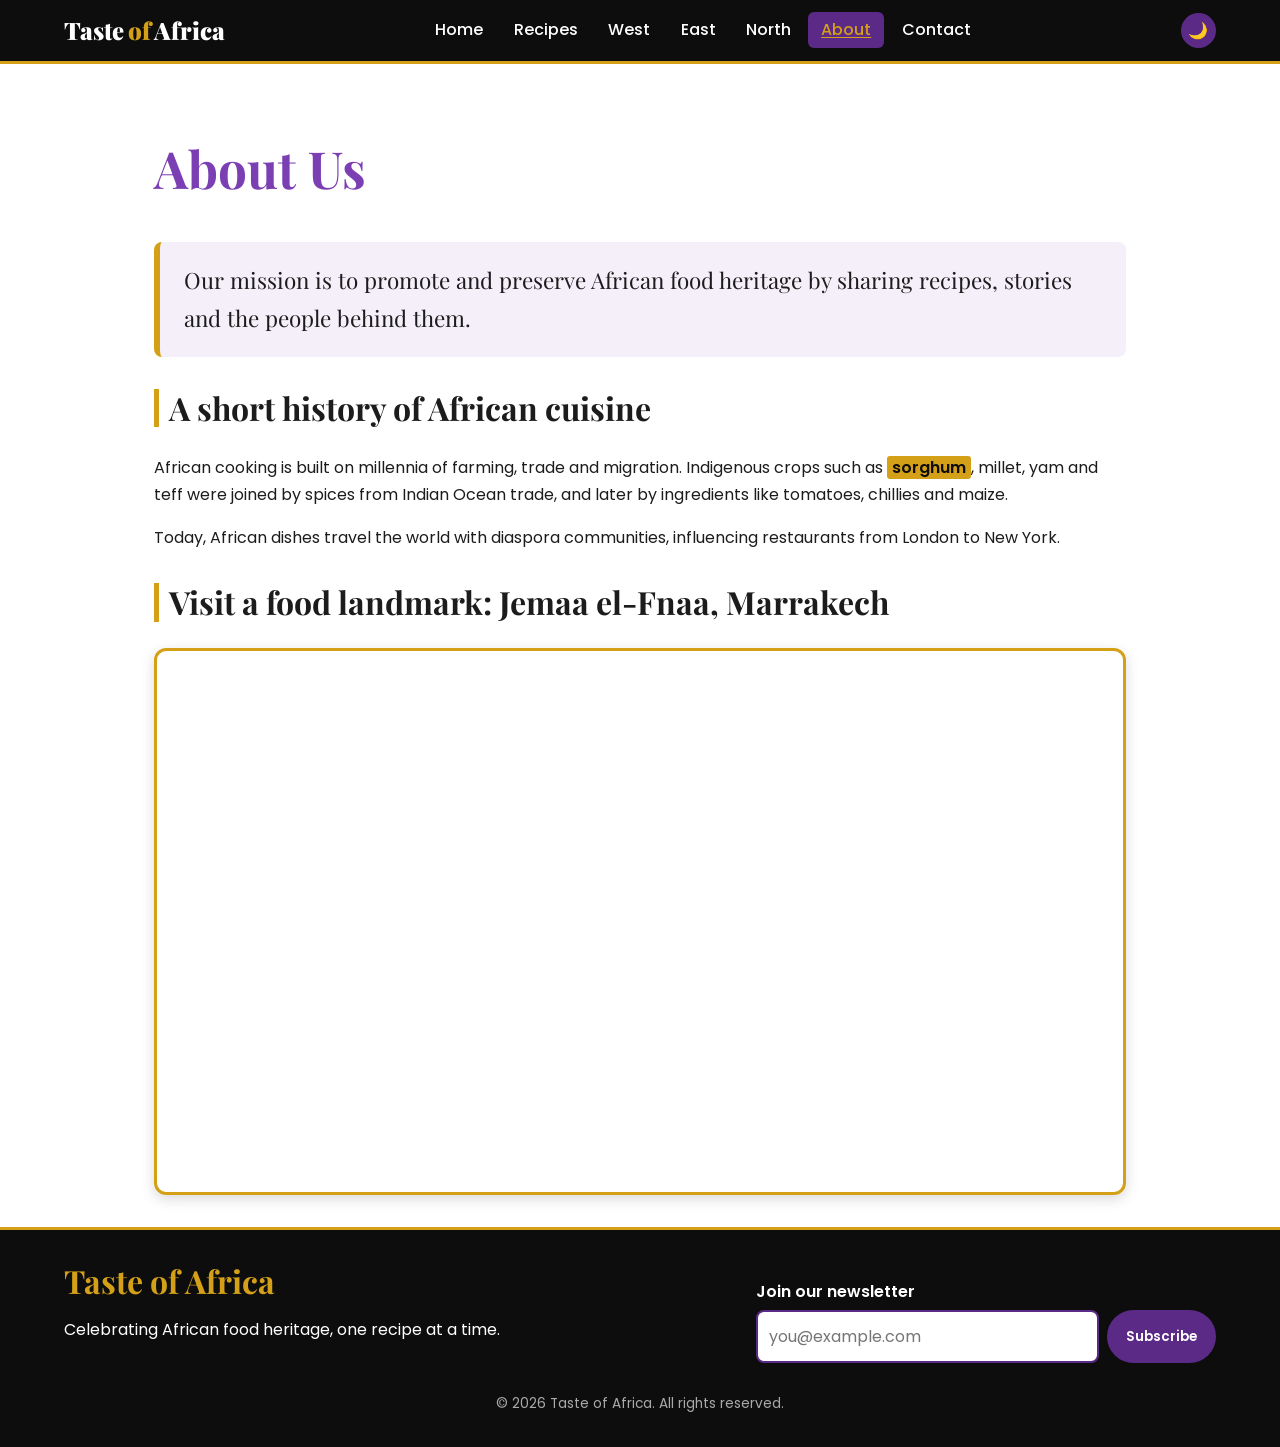
<file: about.html>
<!DOCTYPE html>
<html lang="en">
<head>
<meta charset="UTF-8">
<meta name="viewport" content="width=device-width, initial-scale=1">
<meta name="description" content="Taste of Africa: a celebration of African cuisine.">
<title>About Us | Taste of Africa</title>
<link rel="preconnect" href="https://fonts.googleapis.com">
<link href="https://fonts.googleapis.com/css2?family=Playfair+Display:wght@700;900&family=Poppins:wght@400;500;600&display=swap" rel="stylesheet">
<link rel="stylesheet" href="styles.css">
</head>
<body>
<header class="site-header">
  <a class="logo" href="index.html">Taste<span>of</span>Africa</a>
  <nav aria-label="Main navigation"><ul><li><a href="index.html">Home</a></li><li><a href="recipes.html">Recipes</a></li><li><a href="west-africa.html">West</a></li><li><a href="east-africa.html">East</a></li><li><a href="north-africa.html">North</a></li><li><a href="about.html" aria-current="page">About</a></li><li><a href="contact.html">Contact</a></li></ul></nav>
  <button id="themeToggle" class="icon-btn" aria-label="Toggle dark and light mode">🌙</button>
</header>
<main>
<section class="wrap"><h1>About Us</h1>
<blockquote class="mission">Our mission is to promote and preserve African food heritage by sharing recipes, stories and the people behind them.</blockquote>
<h2>A short history of African cuisine</h2>
<p>African cooking is built on millennia of farming, trade and migration. Indigenous crops such as <mark>sorghum</mark>, millet, yam and teff were joined by spices from Indian Ocean trade, and later by ingredients like tomatoes, chillies and maize.</p>
<p>Today, African dishes travel the world with diaspora communities, influencing restaurants from London to New York.</p>
<h2>Visit a food landmark: Jemaa el-Fnaa, Marrakech</h2><div class="video map"><iframe src="https://www.google.com/maps?q=Jemaa+el-Fnaa,+Marrakech&output=embed" title="Map of Jemaa el-Fnaa food market" loading="lazy"></iframe></div></section>
</main>
<footer class="site-footer">
  <div>
    <h2>Taste of Africa</h2>
    <p>Celebrating African food heritage, one recipe at a time.</p>
  </div>
  <form id="newsletterForm" novalidate>
    <label for="nlEmail">Join our newsletter</label>
    <div class="row"><input type="email" id="nlEmail" placeholder="you@example.com" required><button class="btn" type="submit">Subscribe</button></div>
    <p id="nlMsg" role="status"></p>
  </form>
  <p class="copy">© 2026 Taste of Africa. All rights reserved.</p>
</footer>
<script src="script.js"></script>
</body>
</html>
</file>
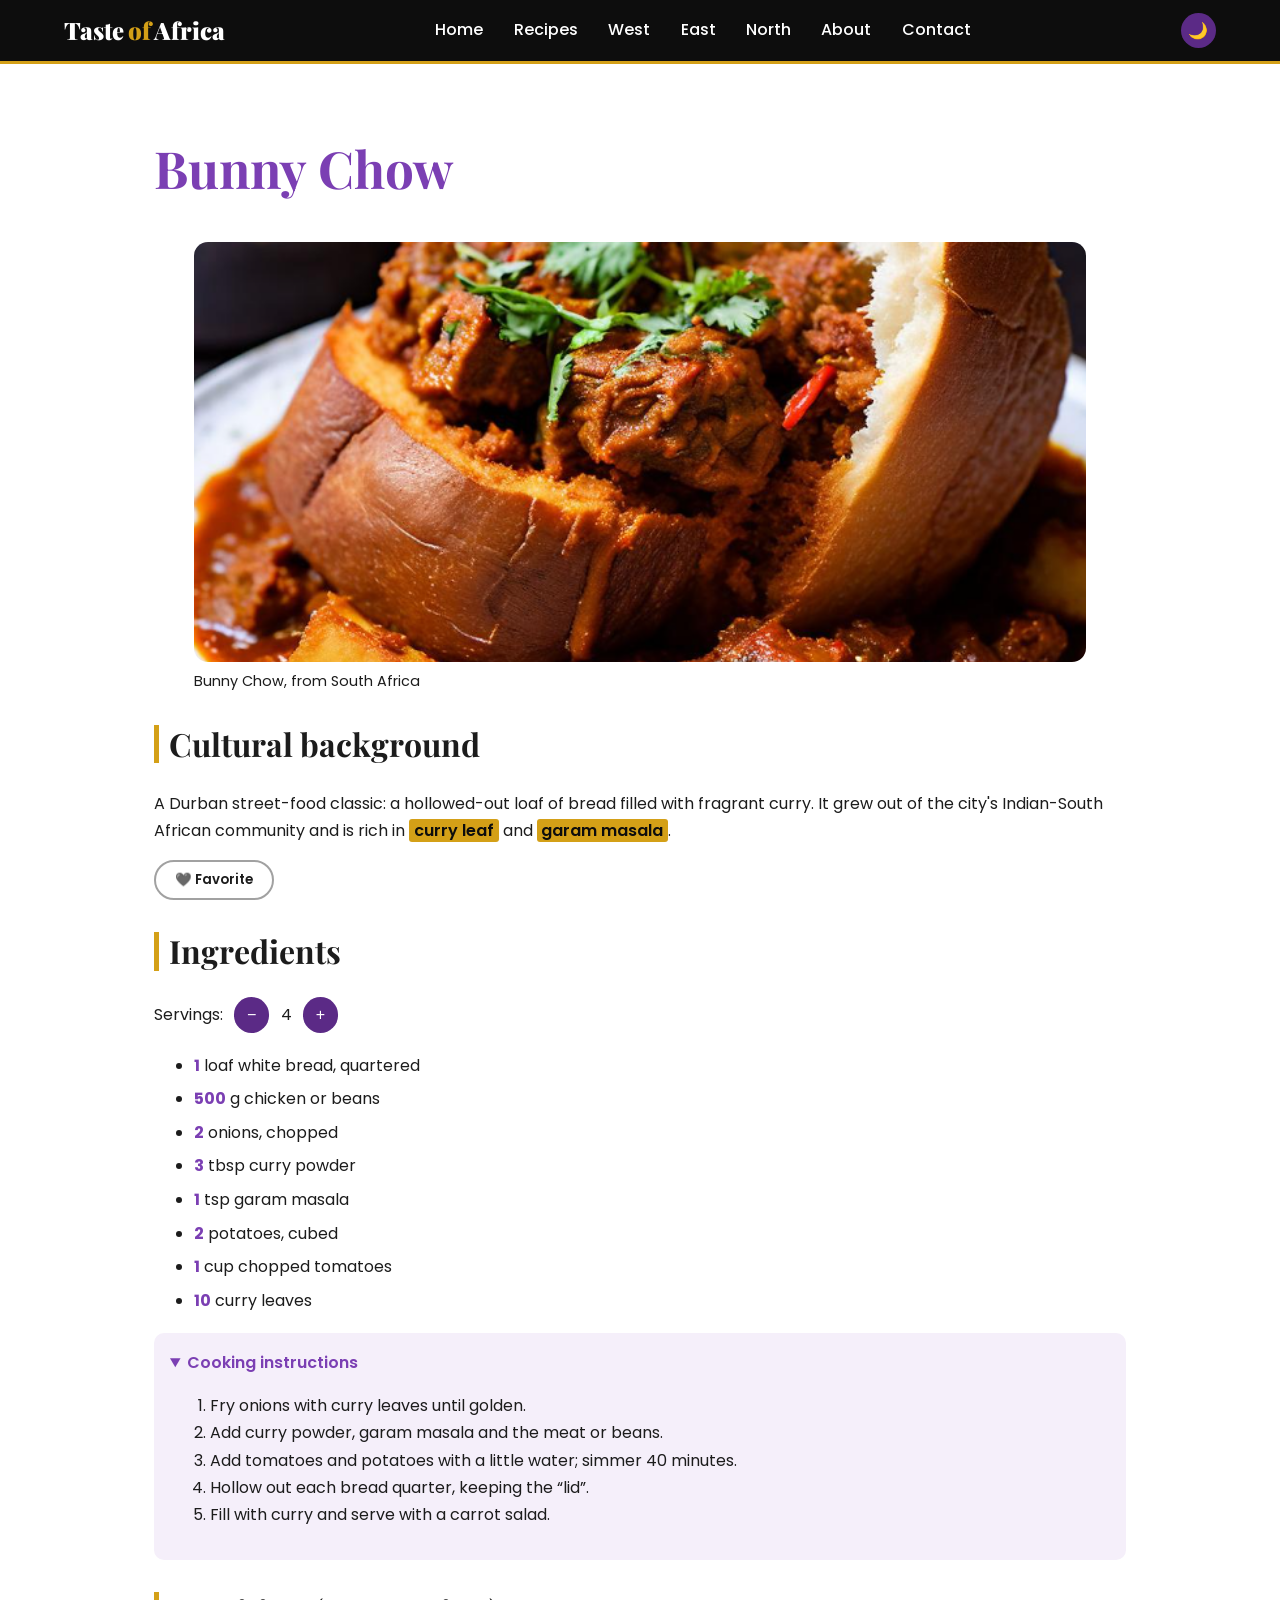
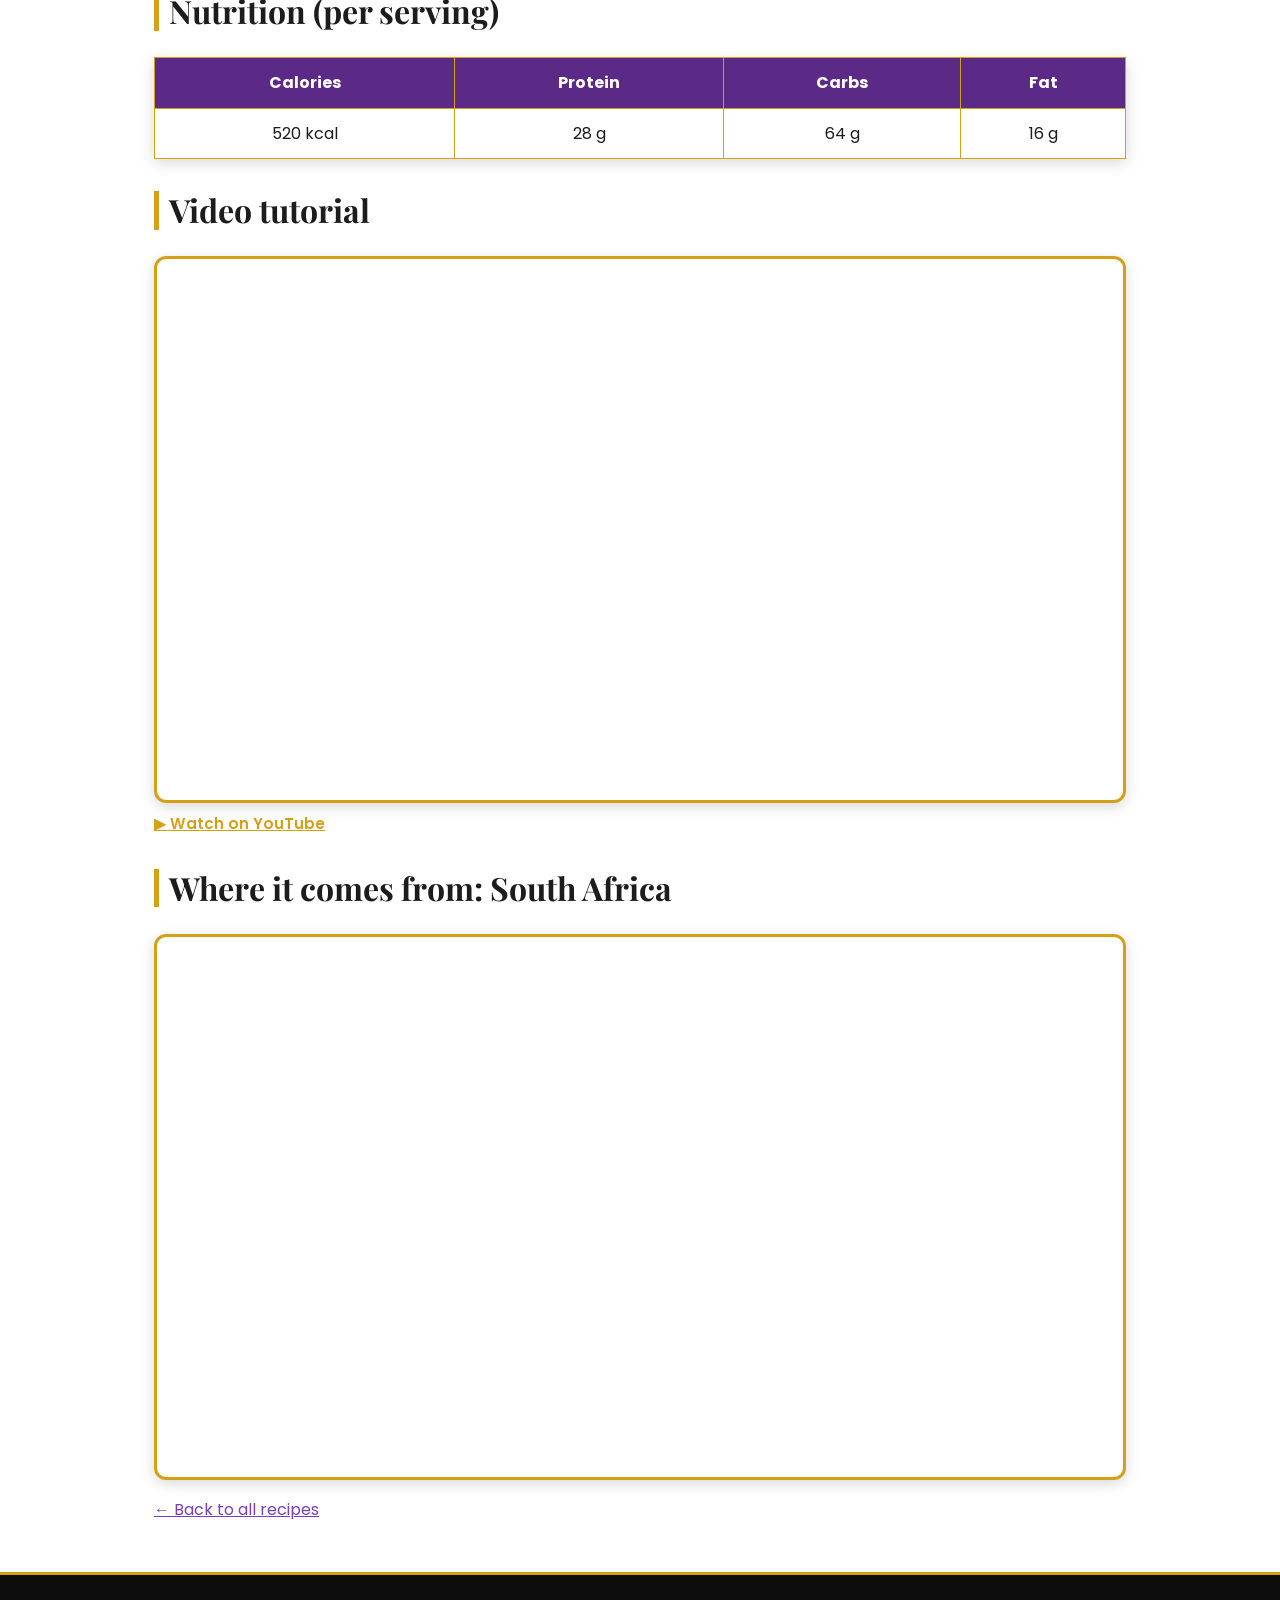
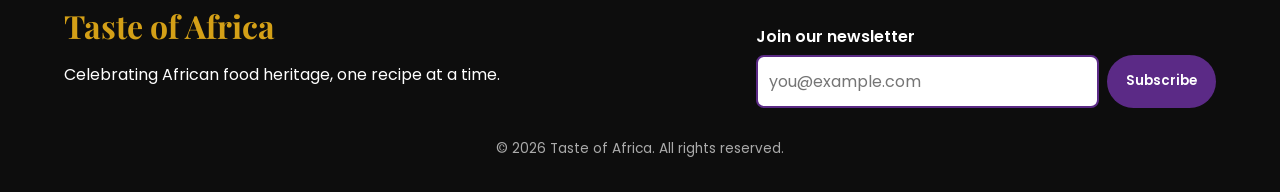
<file: bunny-chow.html>
<!DOCTYPE html>
<html lang="en">
<head>
<meta charset="UTF-8">
<meta name="viewport" content="width=device-width, initial-scale=1">
<meta name="description" content="Taste of Africa: a celebration of African cuisine.">
<title>Bunny Chow | Taste of Africa</title>
<link rel="preconnect" href="https://fonts.googleapis.com">
<link href="https://fonts.googleapis.com/css2?family=Playfair+Display:wght@700;900&family=Poppins:wght@400;500;600&display=swap" rel="stylesheet">
<link rel="stylesheet" href="styles.css">
</head>
<body>
<header class="site-header">
  <a class="logo" href="index.html">Taste<span>of</span>Africa</a>
  <nav aria-label="Main navigation"><ul><li><a href="index.html">Home</a></li><li><a href="recipes.html">Recipes</a></li><li><a href="west-africa.html">West</a></li><li><a href="east-africa.html">East</a></li><li><a href="north-africa.html">North</a></li><li><a href="about.html">About</a></li><li><a href="contact.html">Contact</a></li></ul></nav>
  <button id="themeToggle" class="icon-btn" aria-label="Toggle dark and light mode">🌙</button>
</header>
<main>
<article class="wrap recipe" data-id="bunny-chow">
<h1>Bunny Chow</h1>
<figure><img src="images/bunny-chow.jpg.png" alt="Bunny Chow served on a plate"><figcaption>Bunny Chow, from South Africa</figcaption></figure>
<section><h2>Cultural background</h2><p>A Durban street-food classic: a hollowed-out loaf of bread filled with fragrant curry. It grew out of the city's Indian-South African community and is rich in <mark>curry leaf</mark> and <mark>garam masala</mark>.</p><button class="fav" data-id="bunny-chow" aria-pressed="false">❤️ Favorite</button></section>
<section><h2>Ingredients</h2>
<div class="scaler"><label for="servings">Servings:</label><button class="icon-btn" id="minus" aria-label="Fewer servings">−</button><output id="servings" data-base="4">4</output><button class="icon-btn" id="plus" aria-label="More servings">+</button></div>
<ul class="ingredients"><li data-qty="1"><span class="q">1</span> loaf white bread, quartered</li><li data-qty="500"><span class="q">500</span> g chicken or beans</li><li data-qty="2"><span class="q">2</span> onions, chopped</li><li data-qty="3"><span class="q">3</span> tbsp curry powder</li><li data-qty="1"><span class="q">1</span> tsp garam masala</li><li data-qty="2"><span class="q">2</span> potatoes, cubed</li><li data-qty="1"><span class="q">1</span> cup chopped tomatoes</li><li data-qty="10"><span class="q">10</span> curry leaves</li></ul></section>
<section><details open><summary>Cooking instructions</summary><ol><li>Fry onions with curry leaves until golden.</li><li>Add curry powder, garam masala and the meat or beans.</li><li>Add tomatoes and potatoes with a little water; simmer 40 minutes.</li><li>Hollow out each bread quarter, keeping the “lid”.</li><li>Fill with curry and serve with a carrot salad.</li></ol></details></section>
<section><h2>Nutrition (per serving)</h2><table><thead><tr><th>Calories</th><th>Protein</th><th>Carbs</th><th>Fat</th></tr></thead><tbody><tr><td>520 kcal</td><td>28 g</td><td>64 g</td><td>16 g</td></tr></tbody></table></section>
<section><h2>Video tutorial</h2><div class="video"><iframe src="https://www.youtube-nocookie.com/embed/VIDEO_ID_BUNNY" referrerpolicy="strict-origin-when-cross-origin" title="How to make Bunny Chow" loading="lazy" allowfullscreen></iframe></div><p class="yt-link"><a href="https://www.youtube.com/watch?v=VIDEO_ID_BUNNY" target="_blank" rel="noopener">▶ Watch on YouTube</a></p></section>
<section><h2>Where it comes from: South Africa</h2><div class="video map"><iframe src="https://www.google.com/maps?q=Durban,+South+Africa&output=embed" title="Map of South Africa" loading="lazy"></iframe></div></section>
<p><a href="recipes.html">← Back to all recipes</a></p></article>
</main>
<footer class="site-footer">
  <div>
    <h2>Taste of Africa</h2>
    <p>Celebrating African food heritage, one recipe at a time.</p>
  </div>
  <form id="newsletterForm" novalidate>
    <label for="nlEmail">Join our newsletter</label>
    <div class="row"><input type="email" id="nlEmail" placeholder="you@example.com" required><button class="btn" type="submit">Subscribe</button></div>
    <p id="nlMsg" role="status"></p>
  </form>
  <p class="copy">© 2026 Taste of Africa. All rights reserved.</p>
</footer>
<script src="script.js"></script>
</body>
</html>
</file>
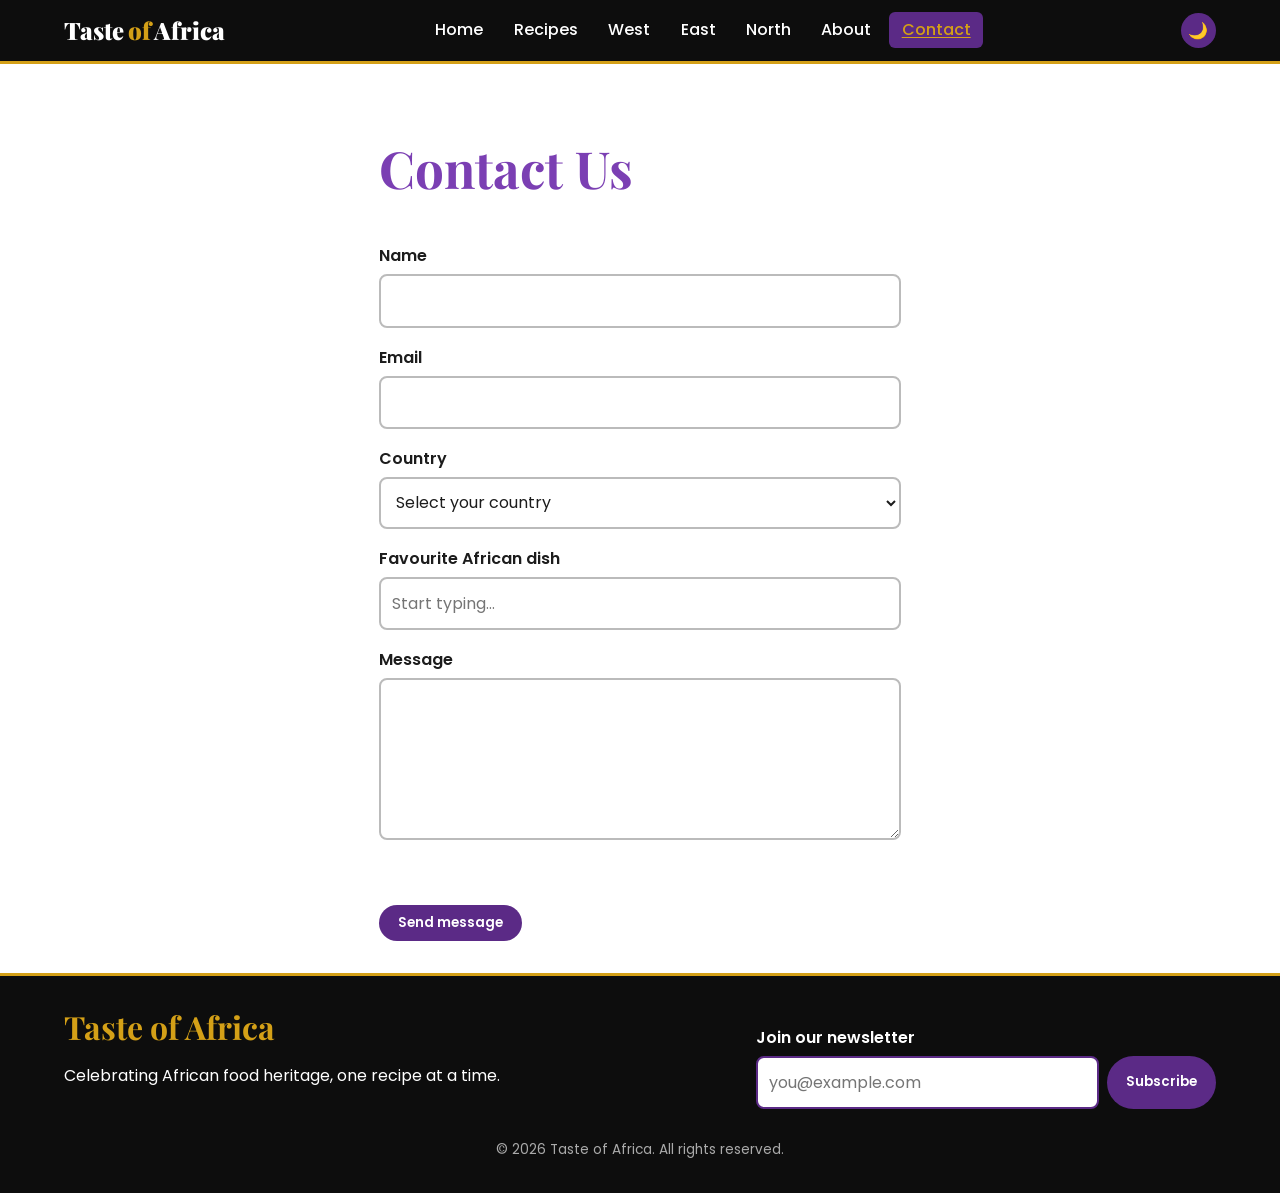
<file: contact.html>
<!DOCTYPE html>
<html lang="en">
<head>
<meta charset="UTF-8">
<meta name="viewport" content="width=device-width, initial-scale=1">
<meta name="description" content="Taste of Africa: a celebration of African cuisine.">
<title>Contact | Taste of Africa</title>
<link rel="preconnect" href="https://fonts.googleapis.com">
<link href="https://fonts.googleapis.com/css2?family=Playfair+Display:wght@700;900&family=Poppins:wght@400;500;600&display=swap" rel="stylesheet">
<link rel="stylesheet" href="styles.css">
</head>
<body>
<header class="site-header">
  <a class="logo" href="index.html">Taste<span>of</span>Africa</a>
  <nav aria-label="Main navigation"><ul><li><a href="index.html">Home</a></li><li><a href="recipes.html">Recipes</a></li><li><a href="west-africa.html">West</a></li><li><a href="east-africa.html">East</a></li><li><a href="north-africa.html">North</a></li><li><a href="about.html">About</a></li><li><a href="contact.html" aria-current="page">Contact</a></li></ul></nav>
  <button id="themeToggle" class="icon-btn" aria-label="Toggle dark and light mode">🌙</button>
</header>
<main>
<section class="wrap narrow"><h1>Contact Us</h1>
<form id="contactForm" novalidate>
<label for="name">Name</label><input type="text" id="name" required>
<label for="email">Email</label><input type="email" id="email" required>
<label for="country">Country</label><select id="country" required><option value="">Select your country</option><option>Rwanda</option><option>Nigeria</option><option>Kenya</option><option>Ghana</option><option>Ethiopia</option><option>Morocco</option><option>South Africa</option><option>Egypt</option><option>Other</option></select>
<label for="dish">Favourite African dish</label><input type="text" id="dish" list="dishes" placeholder="Start typing…"><datalist id="dishes"><option value="Jollof Rice"><option value="Injera"><option value="Tagine"><option value="Bunny Chow"><option value="Isombe"></datalist>
<label for="message">Message</label><textarea id="message" rows="5" required></textarea>
<p id="formError" class="error" role="alert"></p>
<button class="btn" type="submit">Send message</button>
</form><p id="thanks" class="thanks hidden" role="status"></p></section>
</main>
<footer class="site-footer">
  <div>
    <h2>Taste of Africa</h2>
    <p>Celebrating African food heritage, one recipe at a time.</p>
  </div>
  <form id="newsletterForm" novalidate>
    <label for="nlEmail">Join our newsletter</label>
    <div class="row"><input type="email" id="nlEmail" placeholder="you@example.com" required><button class="btn" type="submit">Subscribe</button></div>
    <p id="nlMsg" role="status"></p>
  </form>
  <p class="copy">© 2026 Taste of Africa. All rights reserved.</p>
</footer>
<script src="script.js"></script>
</body>
</html>
</file>
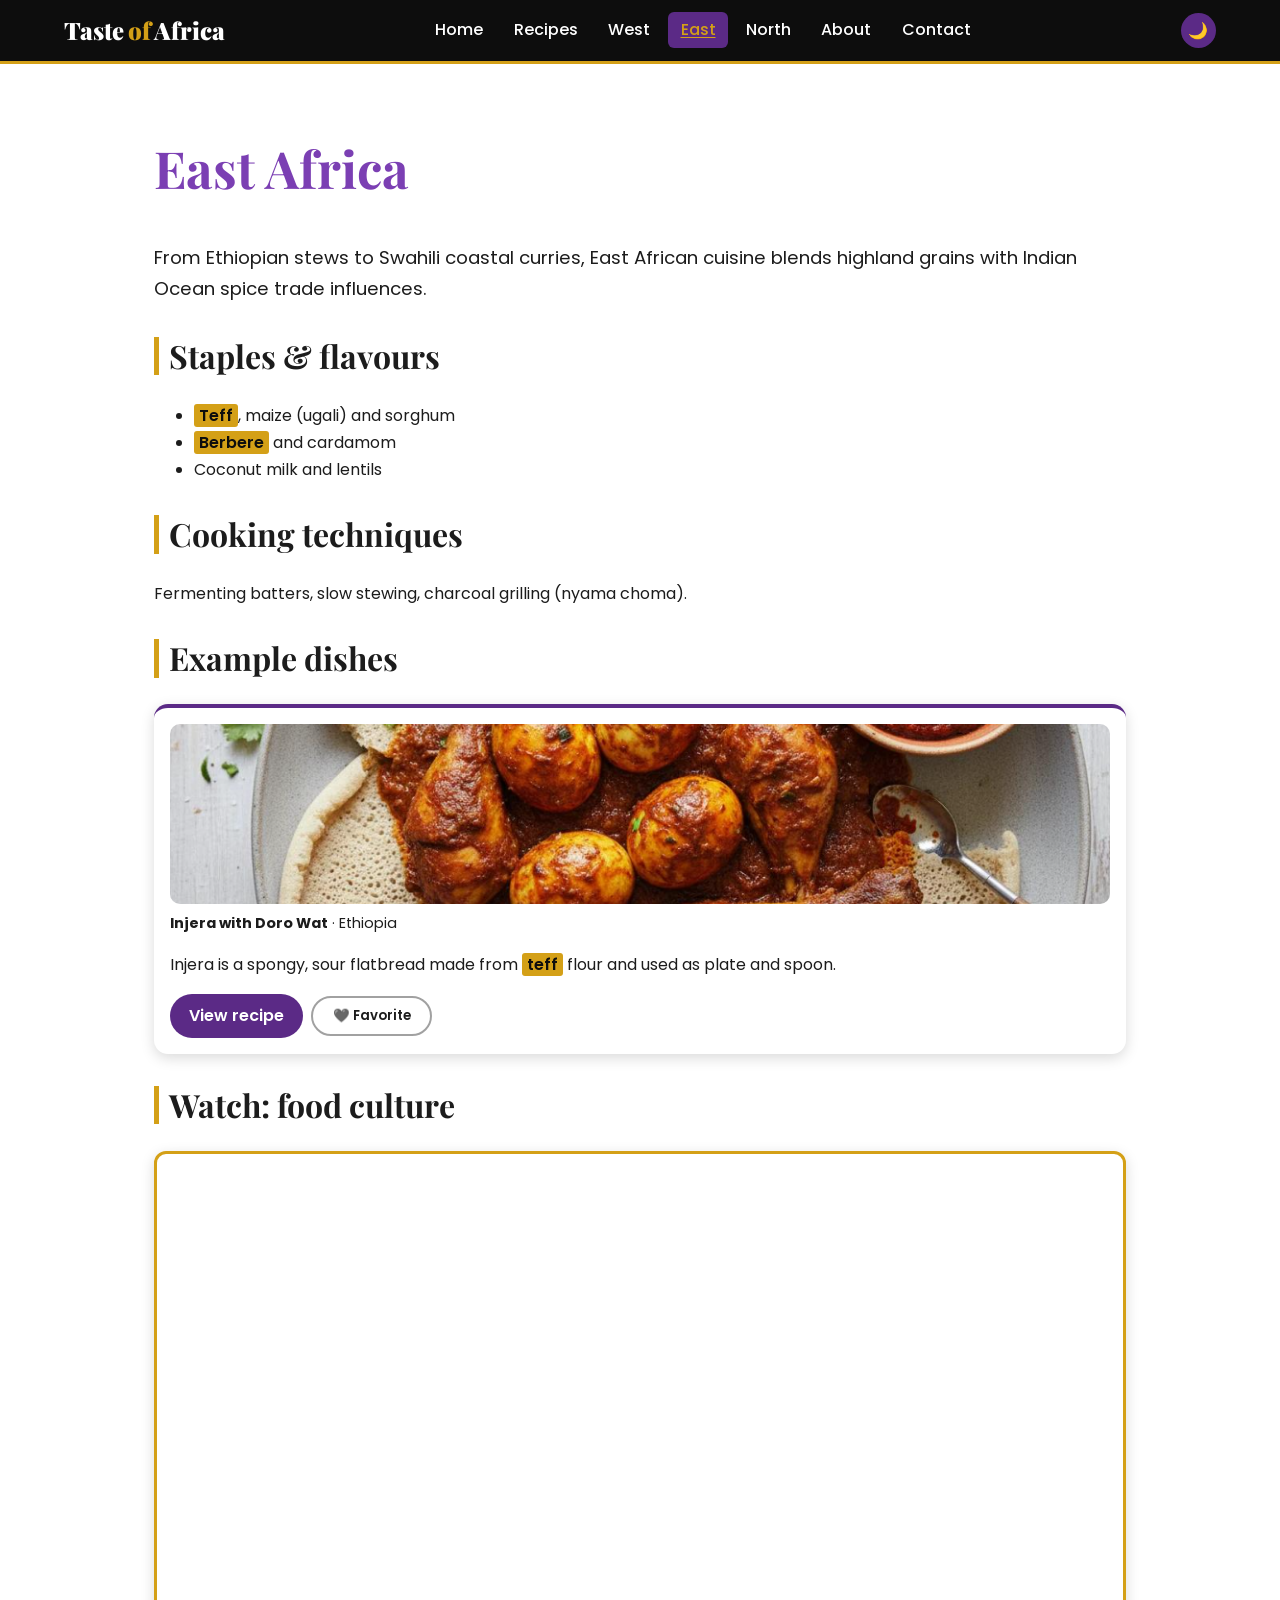
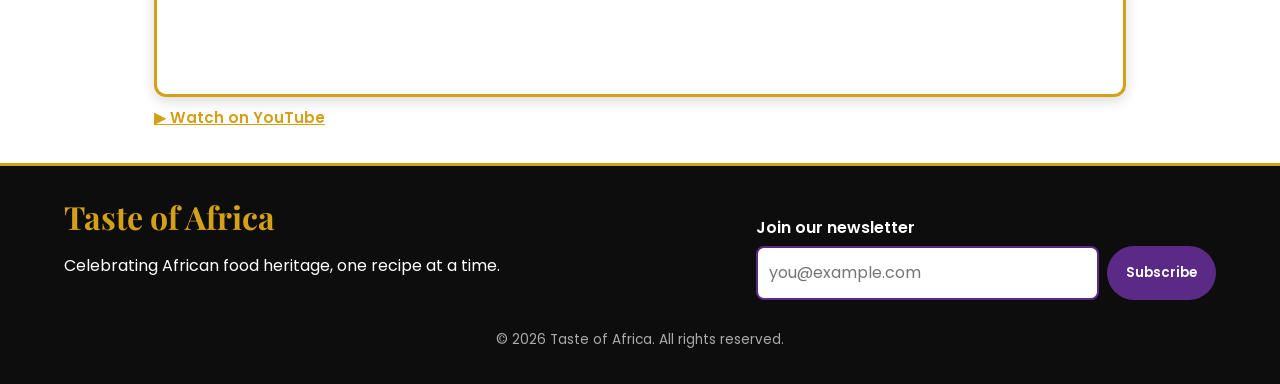
<file: east-africa.html>
<!DOCTYPE html>
<html lang="en">
<head>
<meta charset="UTF-8">
<meta name="viewport" content="width=device-width, initial-scale=1">
<meta name="description" content="Taste of Africa: a celebration of African cuisine.">
<title>East Africa | Taste of Africa</title>
<link rel="preconnect" href="https://fonts.googleapis.com">
<link href="https://fonts.googleapis.com/css2?family=Playfair+Display:wght@700;900&family=Poppins:wght@400;500;600&display=swap" rel="stylesheet">
<link rel="stylesheet" href="styles.css">
</head>
<body>
<header class="site-header">
  <a class="logo" href="index.html">Taste<span>of</span>Africa</a>
  <nav aria-label="Main navigation"><ul><li><a href="index.html">Home</a></li><li><a href="recipes.html">Recipes</a></li><li><a href="west-africa.html">West</a></li><li><a href="east-africa.html" aria-current="page">East</a></li><li><a href="north-africa.html">North</a></li><li><a href="about.html">About</a></li><li><a href="contact.html">Contact</a></li></ul></nav>
  <button id="themeToggle" class="icon-btn" aria-label="Toggle dark and light mode">🌙</button>
</header>
<main>
<section class="wrap"><h1>East Africa</h1><p class="lead">From Ethiopian stews to Swahili coastal curries, East African cuisine blends highland grains with Indian Ocean spice trade influences.</p>
<h2>Staples &amp; flavours</h2><ul><li><mark>Teff</mark>, maize (ugali) and sorghum</li><li><mark>Berbere</mark> and cardamom</li><li>Coconut milk and lentils</li></ul>
<h2>Cooking techniques</h2><p>Fermenting batters, slow stewing, charcoal grilling (nyama choma).</p>
<h2>Example dishes</h2><div class="grid"><article class="card" data-id="injera" data-region="east-africa">
<figure><img src="images/injera.jpg.png" alt="Injera with Doro Wat served on a plate" loading="lazy"><figcaption><strong>Injera with Doro Wat</strong> · Ethiopia</figcaption></figure>
<p>Injera is a spongy, sour flatbread made from <mark>teff</mark> flour and used as plate and spoon.</p>
<div class="card-actions"><a class="btn" href="injera.html">View recipe</a><button class="fav" data-id="injera" aria-pressed="false" aria-label="Favorite Injera with Doro Wat">❤️ Favorite</button></div>
</article></div>
<h2>Watch: food culture</h2><div class="video"><iframe src="https://www.youtube-nocookie.com/embed/UWxJoVPddgw" referrerpolicy="strict-origin-when-cross-origin" title="East Africa food culture" loading="lazy" allowfullscreen></iframe></div><p class="yt-link"><a href="https://www.youtube.com/watch?v=UWxJoVPddgw" target="_blank" rel="noopener">▶ Watch on YouTube</a></p></section>
</main>
<footer class="site-footer">
  <div>
    <h2>Taste of Africa</h2>
    <p>Celebrating African food heritage, one recipe at a time.</p>
  </div>
  <form id="newsletterForm" novalidate>
    <label for="nlEmail">Join our newsletter</label>
    <div class="row"><input type="email" id="nlEmail" placeholder="you@example.com" required><button class="btn" type="submit">Subscribe</button></div>
    <p id="nlMsg" role="status"></p>
  </form>
  <p class="copy">© 2026 Taste of Africa. All rights reserved.</p>
</footer>
<script src="script.js"></script>
</body>
</html>
</file>
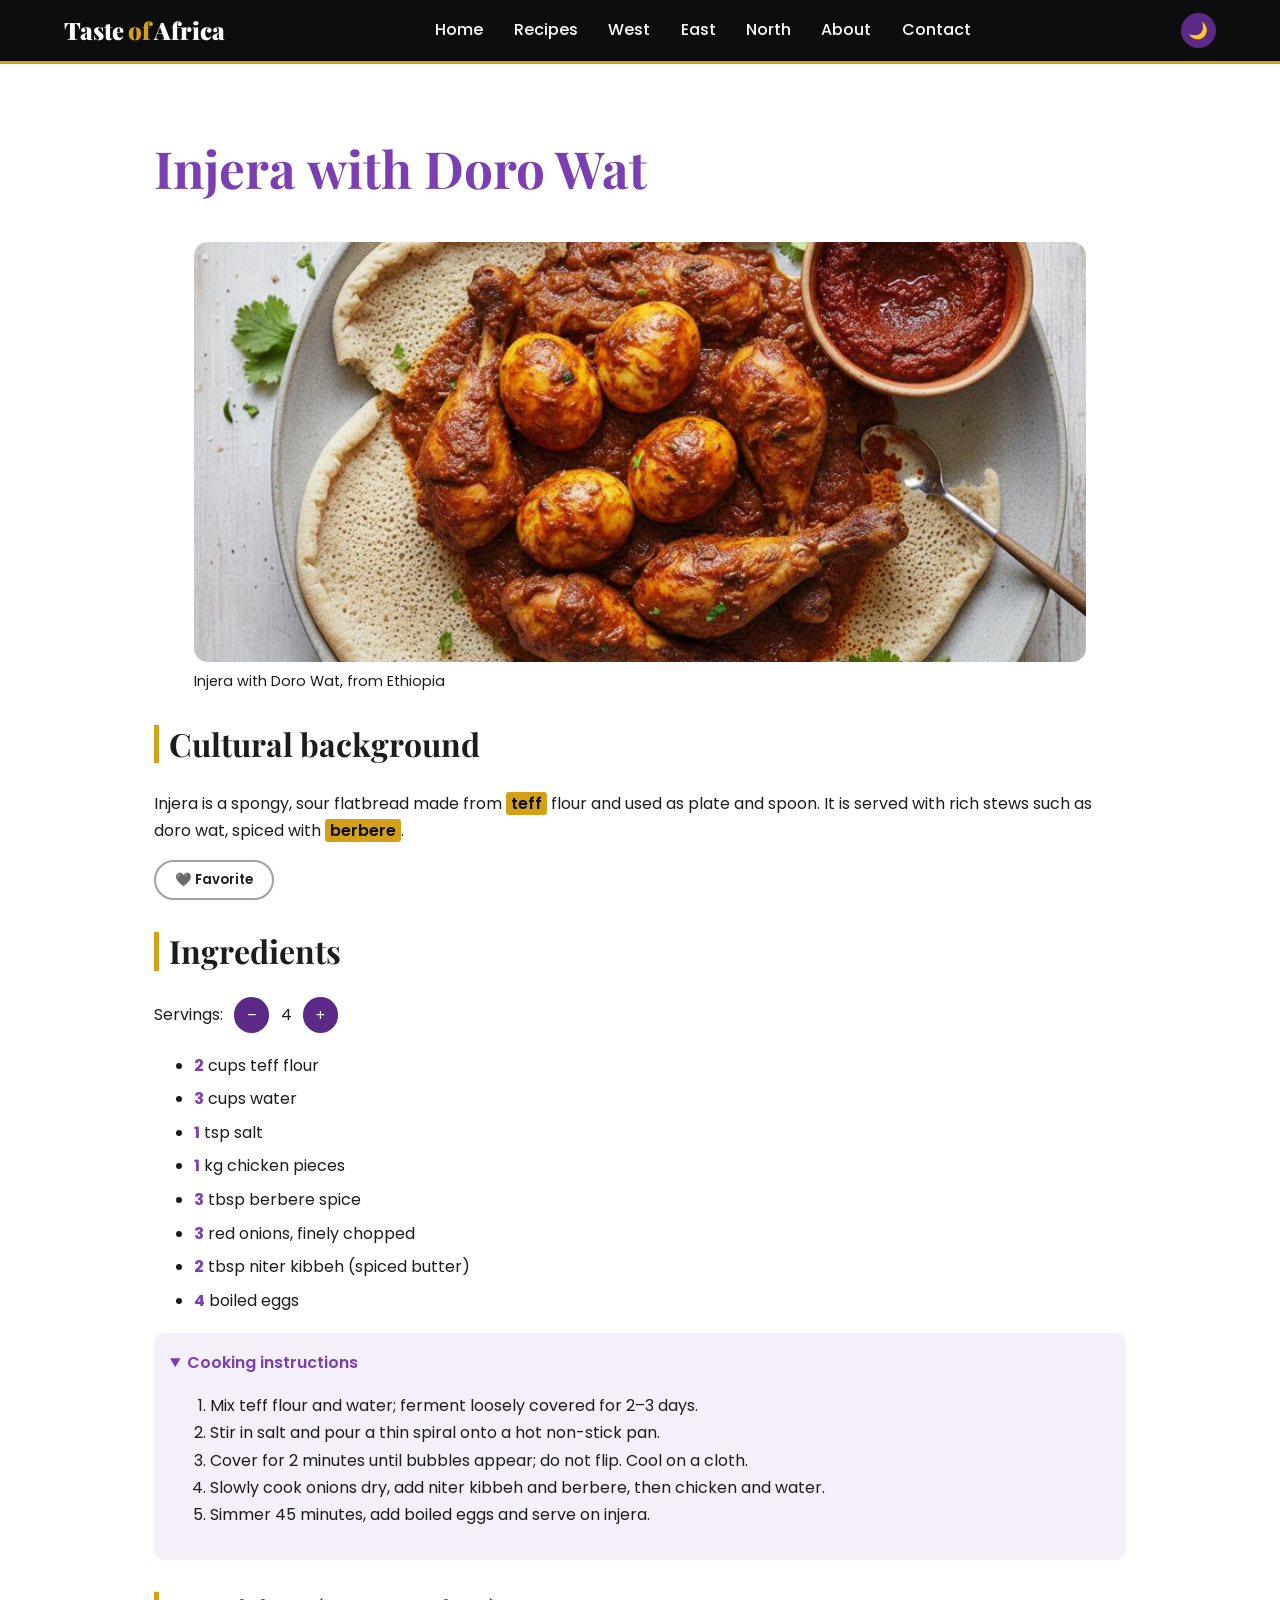
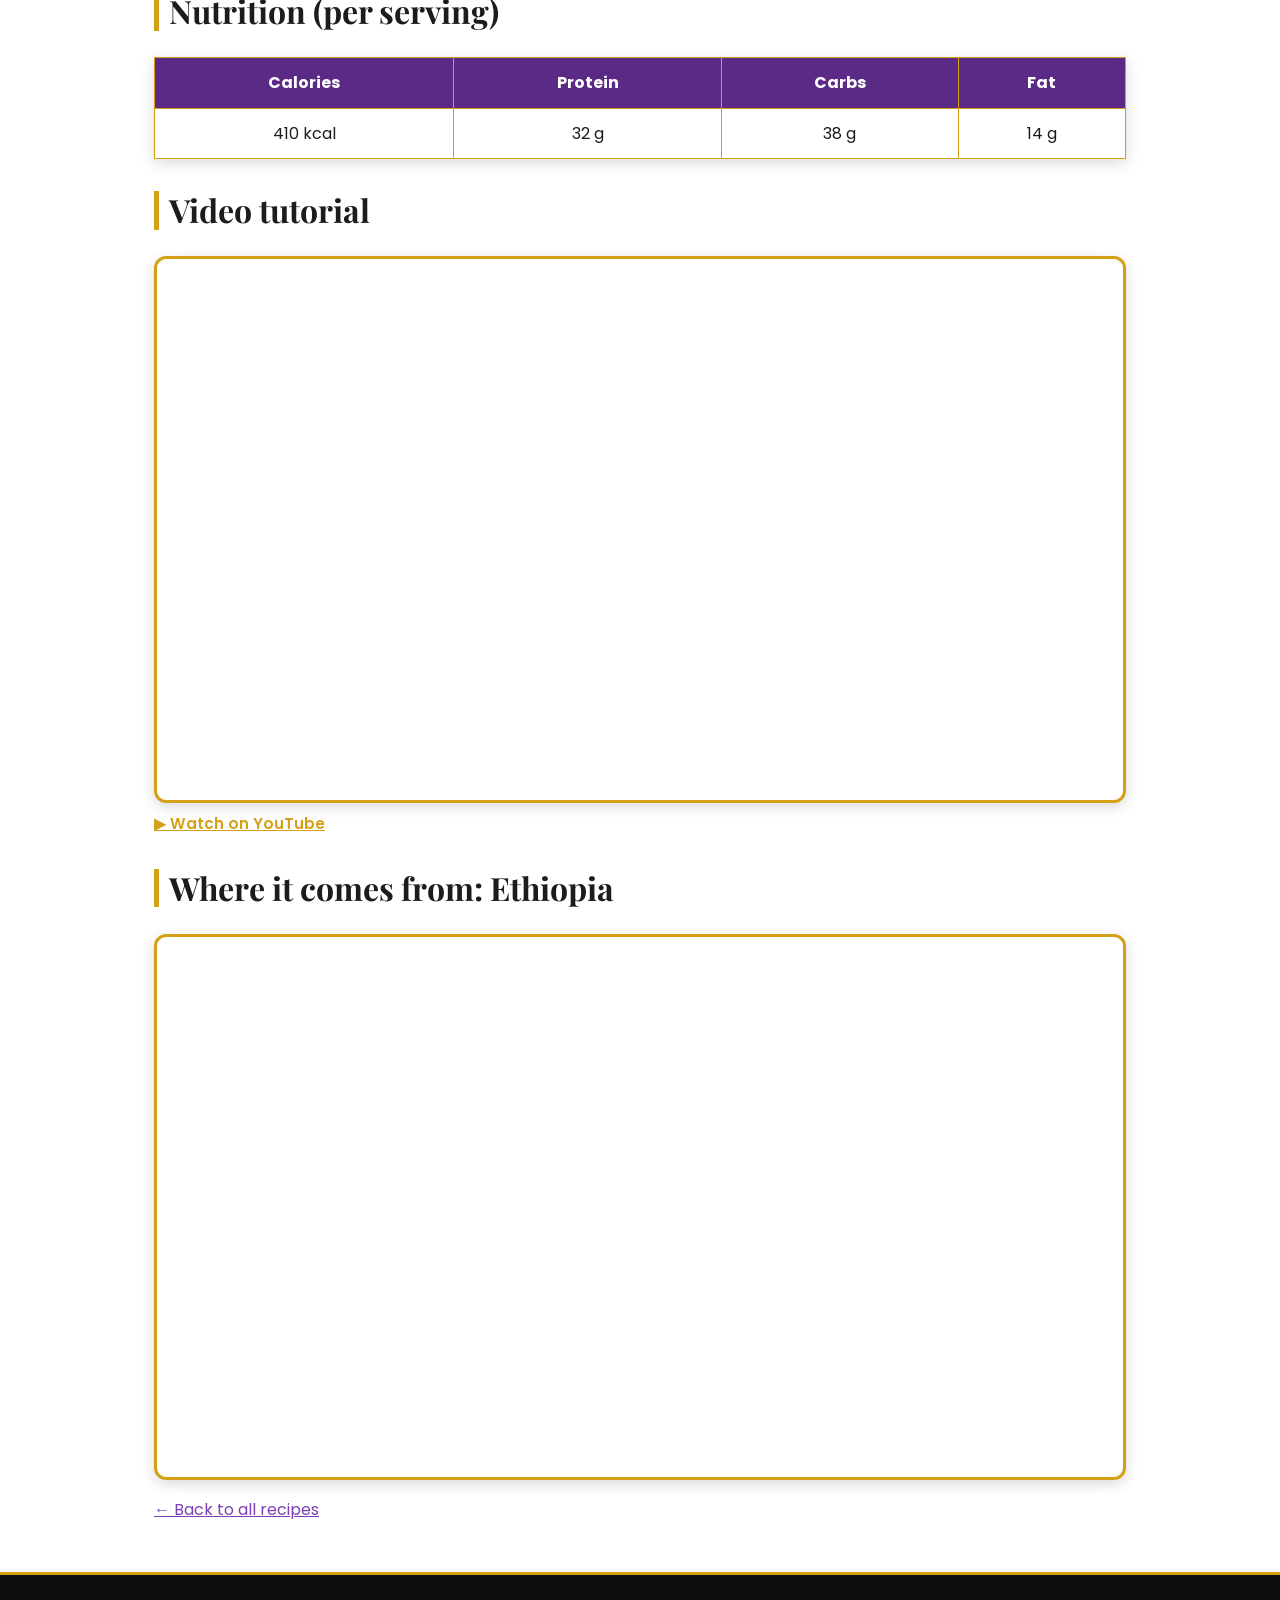
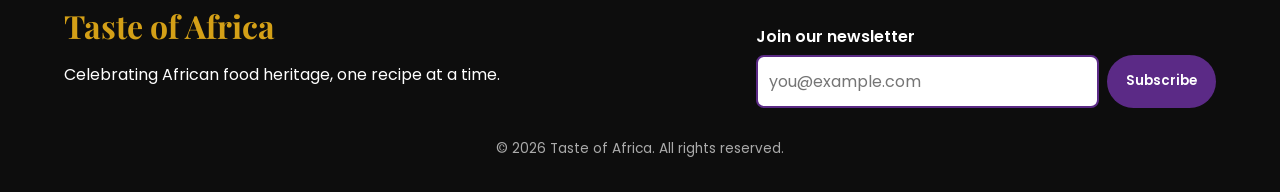
<file: injera.html>
<!DOCTYPE html>
<html lang="en">
<head>
<meta charset="UTF-8">
<meta name="viewport" content="width=device-width, initial-scale=1">
<meta name="description" content="Taste of Africa: a celebration of African cuisine.">
<title>Injera with Doro Wat | Taste of Africa</title>
<link rel="preconnect" href="https://fonts.googleapis.com">
<link href="https://fonts.googleapis.com/css2?family=Playfair+Display:wght@700;900&family=Poppins:wght@400;500;600&display=swap" rel="stylesheet">
<link rel="stylesheet" href="styles.css">
</head>
<body>
<header class="site-header">
  <a class="logo" href="index.html">Taste<span>of</span>Africa</a>
  <nav aria-label="Main navigation"><ul><li><a href="index.html">Home</a></li><li><a href="recipes.html">Recipes</a></li><li><a href="west-africa.html">West</a></li><li><a href="east-africa.html">East</a></li><li><a href="north-africa.html">North</a></li><li><a href="about.html">About</a></li><li><a href="contact.html">Contact</a></li></ul></nav>
  <button id="themeToggle" class="icon-btn" aria-label="Toggle dark and light mode">🌙</button>
</header>
<main>
<article class="wrap recipe" data-id="injera">
<h1>Injera with Doro Wat</h1>
<figure><img src="images/injera.jpg.png" alt="Injera with Doro Wat served on a plate"><figcaption>Injera with Doro Wat, from Ethiopia</figcaption></figure>
<section><h2>Cultural background</h2><p>Injera is a spongy, sour flatbread made from <mark>teff</mark> flour and used as plate and spoon. It is served with rich stews such as doro wat, spiced with <mark>berbere</mark>.</p><button class="fav" data-id="injera" aria-pressed="false">❤️ Favorite</button></section>
<section><h2>Ingredients</h2>
<div class="scaler"><label for="servings">Servings:</label><button class="icon-btn" id="minus" aria-label="Fewer servings">−</button><output id="servings" data-base="4">4</output><button class="icon-btn" id="plus" aria-label="More servings">+</button></div>
<ul class="ingredients"><li data-qty="2"><span class="q">2</span> cups teff flour</li><li data-qty="3"><span class="q">3</span> cups water</li><li data-qty="1"><span class="q">1</span> tsp salt</li><li data-qty="1"><span class="q">1</span> kg chicken pieces</li><li data-qty="3"><span class="q">3</span> tbsp berbere spice</li><li data-qty="3"><span class="q">3</span> red onions, finely chopped</li><li data-qty="2"><span class="q">2</span> tbsp niter kibbeh (spiced butter)</li><li data-qty="4"><span class="q">4</span> boiled eggs</li></ul></section>
<section><details open><summary>Cooking instructions</summary><ol><li>Mix teff flour and water; ferment loosely covered for 2–3 days.</li><li>Stir in salt and pour a thin spiral onto a hot non-stick pan.</li><li>Cover for 2 minutes until bubbles appear; do not flip. Cool on a cloth.</li><li>Slowly cook onions dry, add niter kibbeh and berbere, then chicken and water.</li><li>Simmer 45 minutes, add boiled eggs and serve on injera.</li></ol></details></section>
<section><h2>Nutrition (per serving)</h2><table><thead><tr><th>Calories</th><th>Protein</th><th>Carbs</th><th>Fat</th></tr></thead><tbody><tr><td>410 kcal</td><td>32 g</td><td>38 g</td><td>14 g</td></tr></tbody></table></section>
<section><h2>Video tutorial</h2><div class="video"><iframe src="https://www.youtube-nocookie.com/embed/UWxJoVPddgw" referrerpolicy="strict-origin-when-cross-origin" title="How to make Injera with Doro Wat" loading="lazy" allowfullscreen></iframe></div><p class="yt-link"><a href="https://www.youtube.com/watch?v=UWxJoVPddgw" target="_blank" rel="noopener">▶ Watch on YouTube</a></p></section>
<section><h2>Where it comes from: Ethiopia</h2><div class="video map"><iframe src="https://www.google.com/maps?q=Addis+Ababa,+Ethiopia&output=embed" title="Map of Ethiopia" loading="lazy"></iframe></div></section>
<p><a href="recipes.html">← Back to all recipes</a></p></article>
</main>
<footer class="site-footer">
  <div>
    <h2>Taste of Africa</h2>
    <p>Celebrating African food heritage, one recipe at a time.</p>
  </div>
  <form id="newsletterForm" novalidate>
    <label for="nlEmail">Join our newsletter</label>
    <div class="row"><input type="email" id="nlEmail" placeholder="you@example.com" required><button class="btn" type="submit">Subscribe</button></div>
    <p id="nlMsg" role="status"></p>
  </form>
  <p class="copy">© 2026 Taste of Africa. All rights reserved.</p>
</footer>
<script src="script.js"></script>
</body>
</html>
</file>
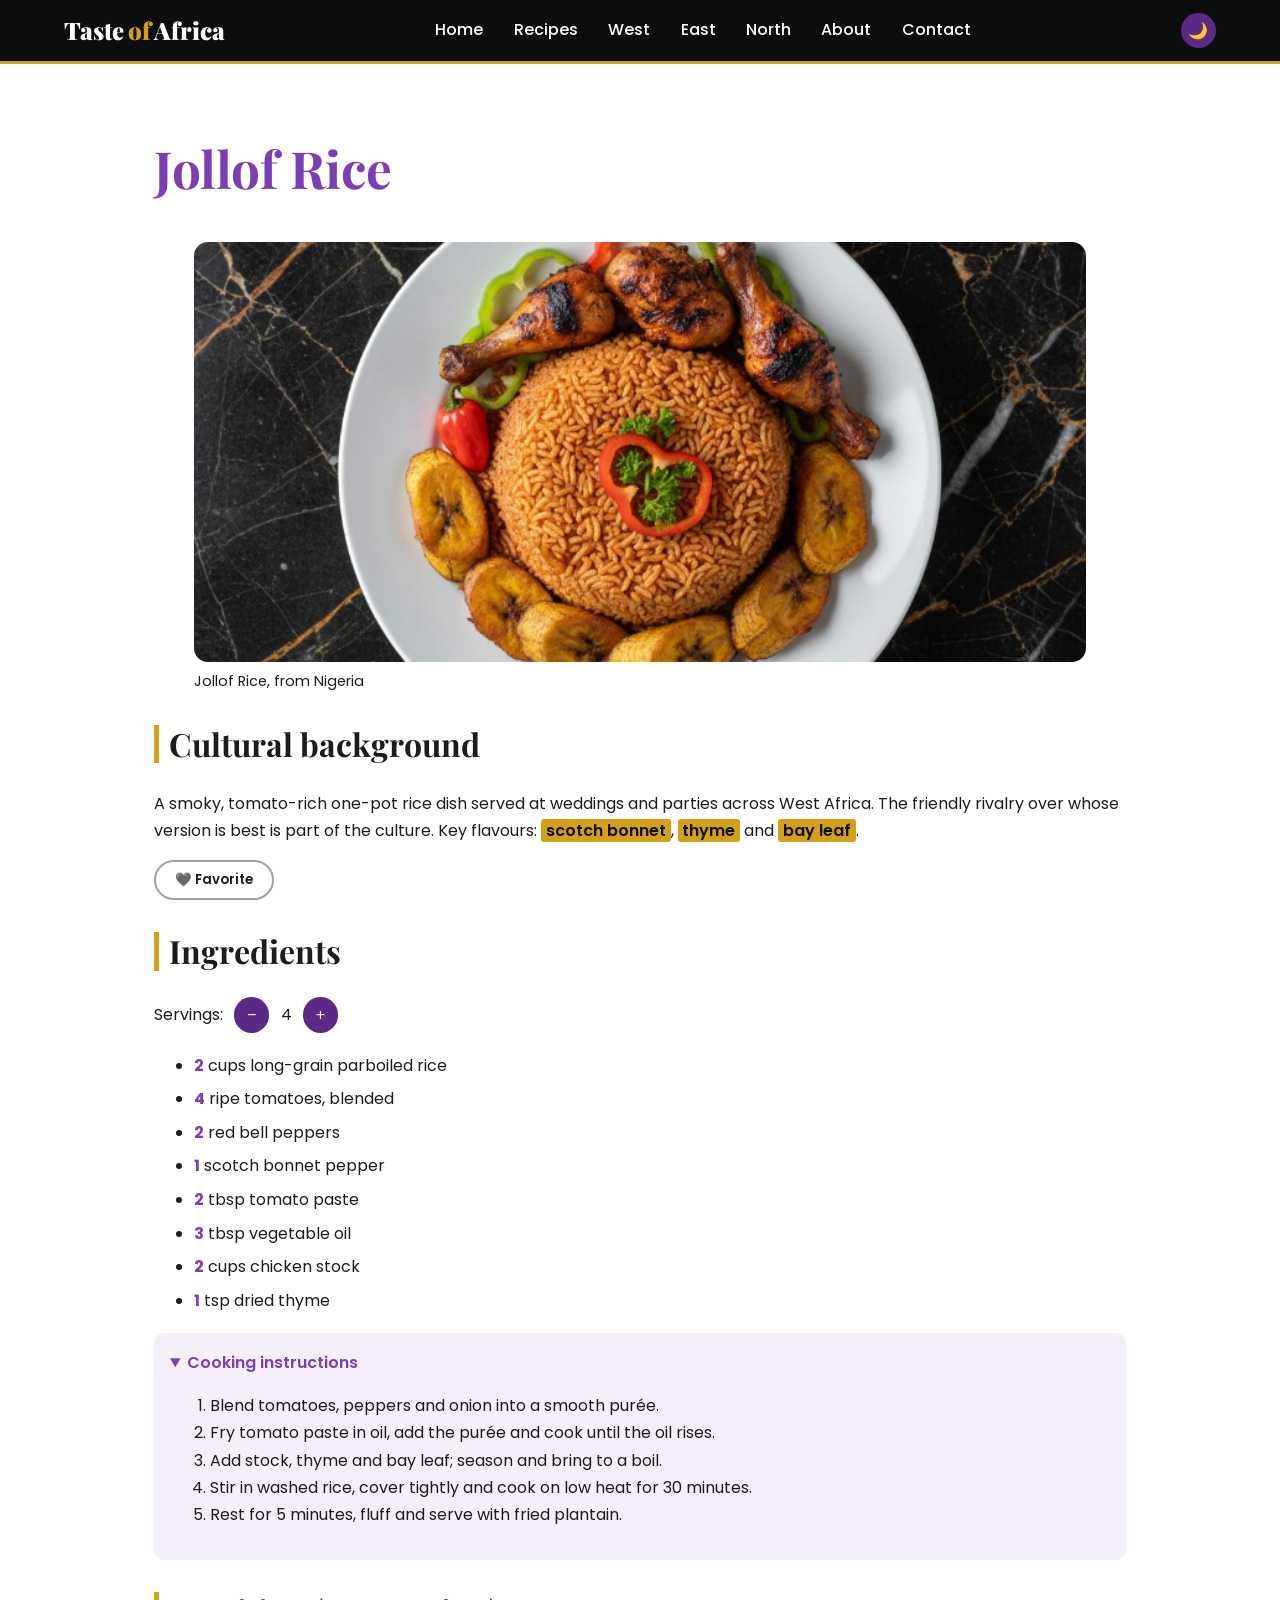
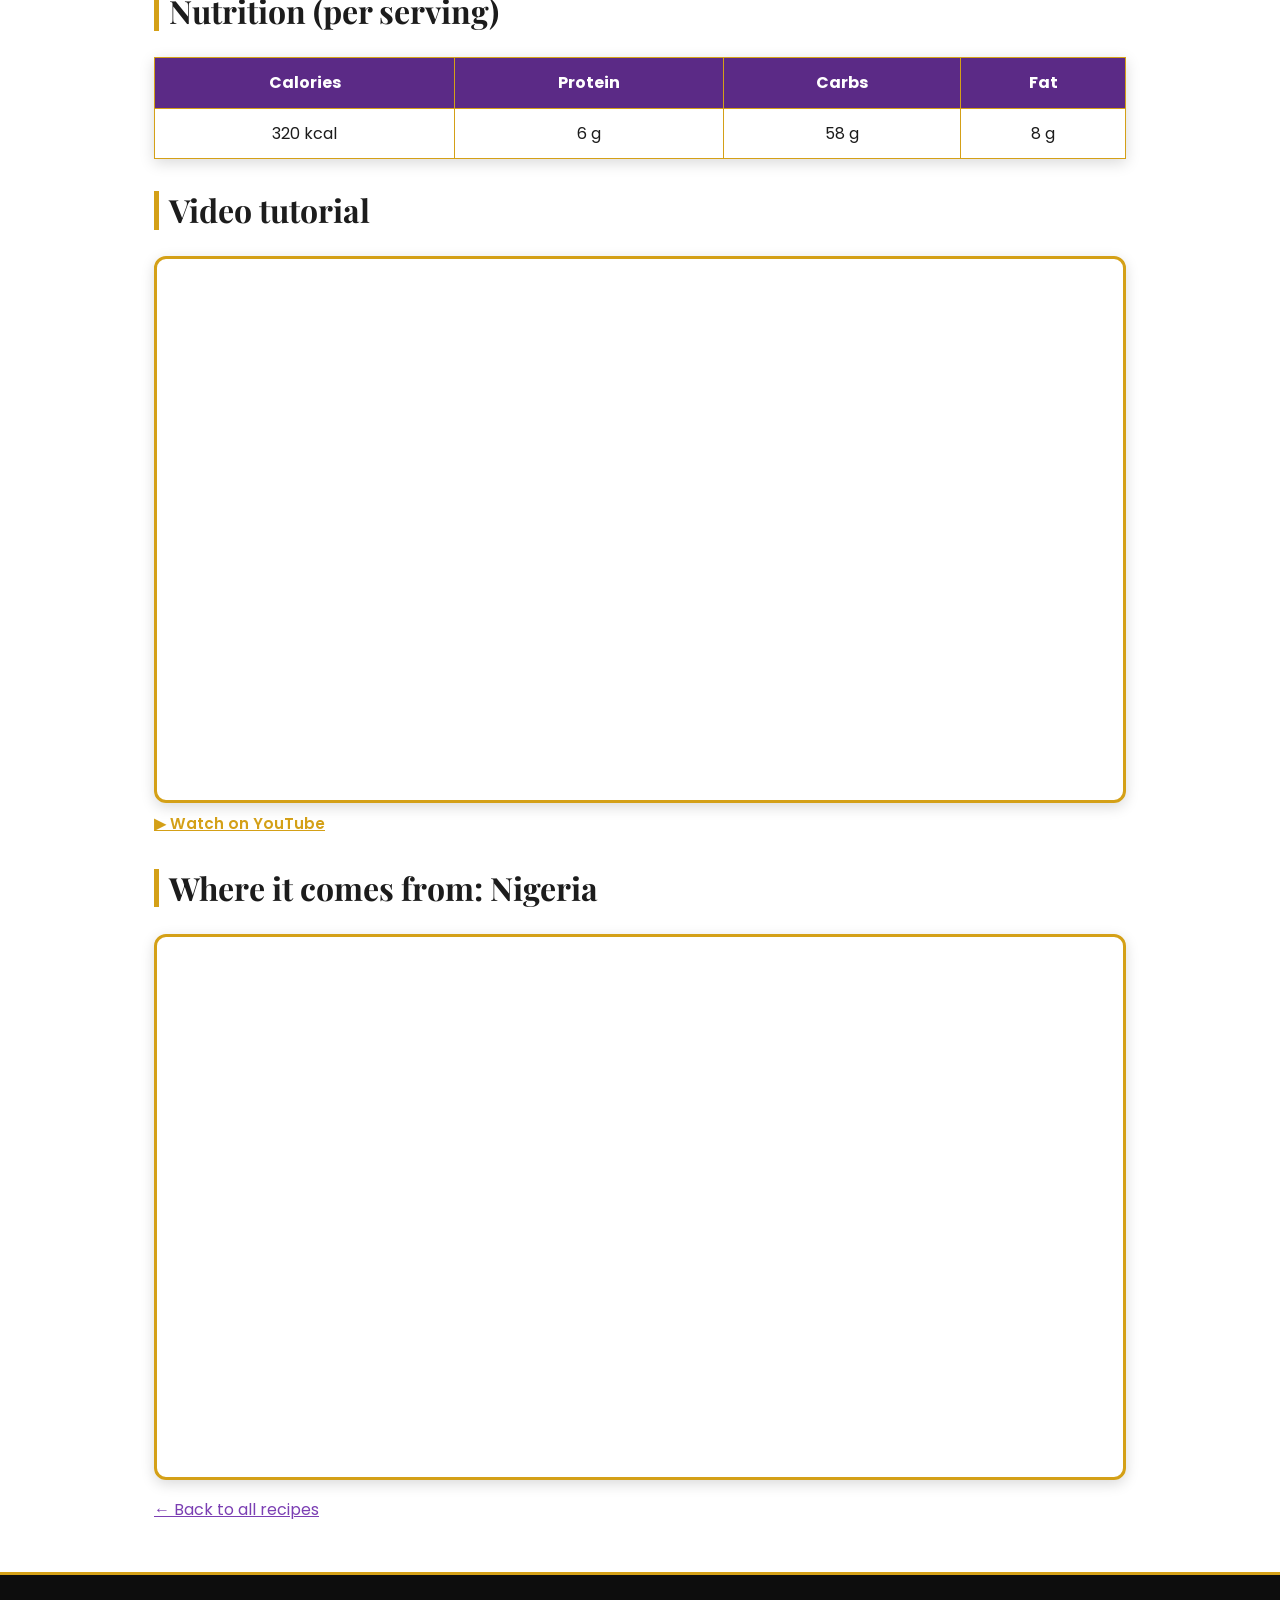
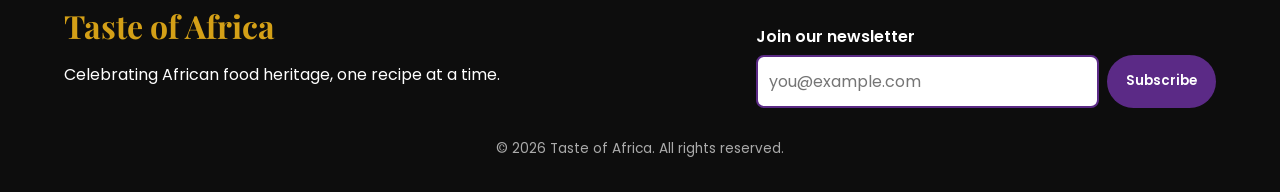
<file: jollof-rice.html>
<!DOCTYPE html>
<html lang="en">
<head>
<meta charset="UTF-8">
<meta name="viewport" content="width=device-width, initial-scale=1">
<meta name="description" content="Taste of Africa: a celebration of African cuisine.">
<title>Jollof Rice | Taste of Africa</title>
<link rel="preconnect" href="https://fonts.googleapis.com">
<link href="https://fonts.googleapis.com/css2?family=Playfair+Display:wght@700;900&family=Poppins:wght@400;500;600&display=swap" rel="stylesheet">
<link rel="stylesheet" href="styles.css">
</head>
<body>
<header class="site-header">
  <a class="logo" href="index.html">Taste<span>of</span>Africa</a>
  <nav aria-label="Main navigation"><ul><li><a href="index.html">Home</a></li><li><a href="recipes.html">Recipes</a></li><li><a href="west-africa.html">West</a></li><li><a href="east-africa.html">East</a></li><li><a href="north-africa.html">North</a></li><li><a href="about.html">About</a></li><li><a href="contact.html">Contact</a></li></ul></nav>
  <button id="themeToggle" class="icon-btn" aria-label="Toggle dark and light mode">🌙</button>
</header>
<main>
<article class="wrap recipe" data-id="jollof-rice">
<h1>Jollof Rice</h1>
<figure><img src="images/jollof-rice.jpg.png" alt="Jollof Rice served on a plate"><figcaption>Jollof Rice, from Nigeria</figcaption></figure>
<section><h2>Cultural background</h2><p>A smoky, tomato-rich one-pot rice dish served at weddings and parties across West Africa. The friendly rivalry over whose version is best is part of the culture. Key flavours: <mark>scotch bonnet</mark>, <mark>thyme</mark> and <mark>bay leaf</mark>.</p><button class="fav" data-id="jollof-rice" aria-pressed="false">❤️ Favorite</button></section>
<section><h2>Ingredients</h2>
<div class="scaler"><label for="servings">Servings:</label><button class="icon-btn" id="minus" aria-label="Fewer servings">−</button><output id="servings" data-base="4">4</output><button class="icon-btn" id="plus" aria-label="More servings">+</button></div>
<ul class="ingredients"><li data-qty="2"><span class="q">2</span> cups long-grain parboiled rice</li><li data-qty="4"><span class="q">4</span> ripe tomatoes, blended</li><li data-qty="2"><span class="q">2</span> red bell peppers</li><li data-qty="1"><span class="q">1</span> scotch bonnet pepper</li><li data-qty="2"><span class="q">2</span> tbsp tomato paste</li><li data-qty="3"><span class="q">3</span> tbsp vegetable oil</li><li data-qty="2"><span class="q">2</span> cups chicken stock</li><li data-qty="1"><span class="q">1</span> tsp dried thyme</li></ul></section>
<section><details open><summary>Cooking instructions</summary><ol><li>Blend tomatoes, peppers and onion into a smooth purée.</li><li>Fry tomato paste in oil, add the purée and cook until the oil rises.</li><li>Add stock, thyme and bay leaf; season and bring to a boil.</li><li>Stir in washed rice, cover tightly and cook on low heat for 30 minutes.</li><li>Rest for 5 minutes, fluff and serve with fried plantain.</li></ol></details></section>
<section><h2>Nutrition (per serving)</h2><table><thead><tr><th>Calories</th><th>Protein</th><th>Carbs</th><th>Fat</th></tr></thead><tbody><tr><td>320 kcal</td><td>6 g</td><td>58 g</td><td>8 g</td></tr></tbody></table></section>
<section><h2>Video tutorial</h2><div class="video"><iframe src="https://www.youtube-nocookie.com/embed/L2nth5DmeBU" referrerpolicy="strict-origin-when-cross-origin" title="How to make Jollof Rice" loading="lazy" allowfullscreen></iframe></div><p class="yt-link"><a href="https://www.youtube.com/watch?v=L2nth5DmeBU" target="_blank" rel="noopener">▶ Watch on YouTube</a></p></section>
<section><h2>Where it comes from: Nigeria</h2><div class="video map"><iframe src="https://www.google.com/maps?q=Lagos,+Nigeria&output=embed" title="Map of Nigeria" loading="lazy"></iframe></div></section>
<p><a href="recipes.html">← Back to all recipes</a></p></article>
</main>
<footer class="site-footer">
  <div>
    <h2>Taste of Africa</h2>
    <p>Celebrating African food heritage, one recipe at a time.</p>
  </div>
  <form id="newsletterForm" novalidate>
    <label for="nlEmail">Join our newsletter</label>
    <div class="row"><input type="email" id="nlEmail" placeholder="you@example.com" required><button class="btn" type="submit">Subscribe</button></div>
    <p id="nlMsg" role="status"></p>
  </form>
  <p class="copy">© 2026 Taste of Africa. All rights reserved.</p>
</footer>
<script src="script.js"></script>
</body>
</html>
</file>
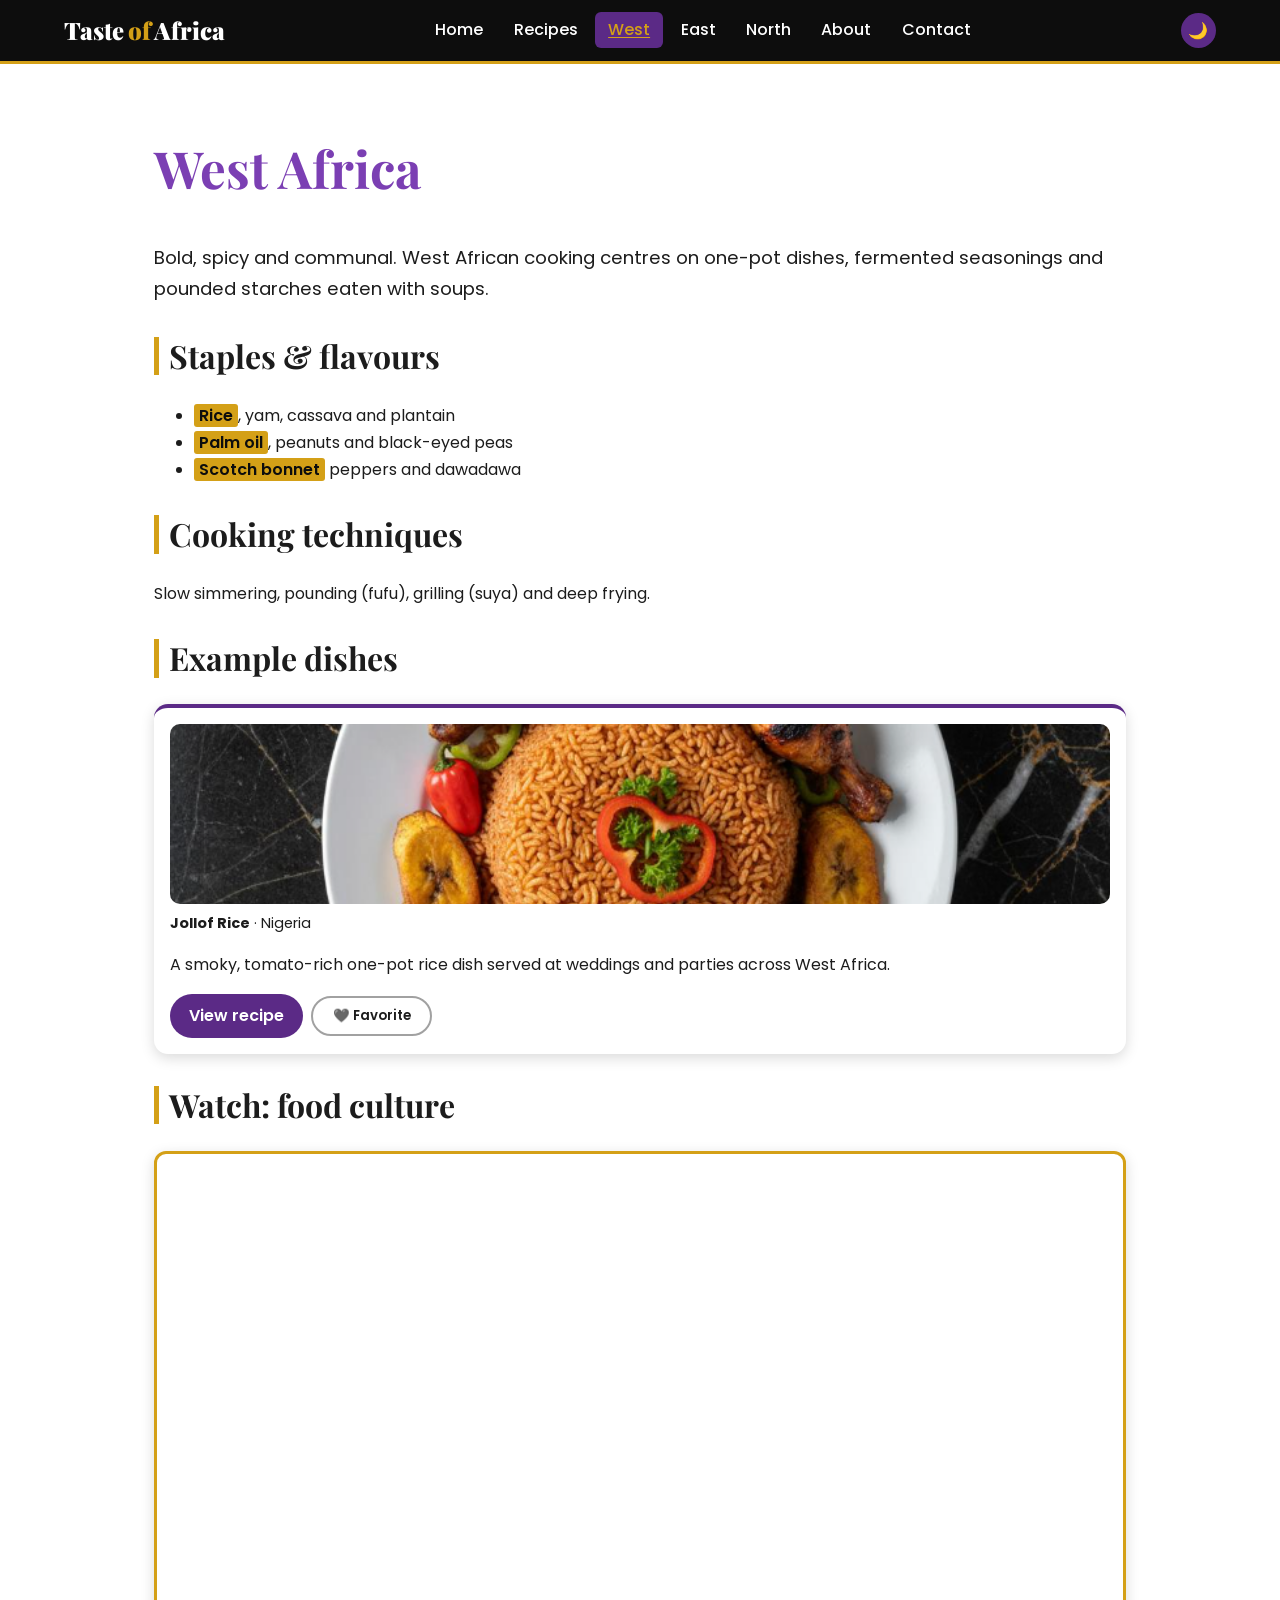
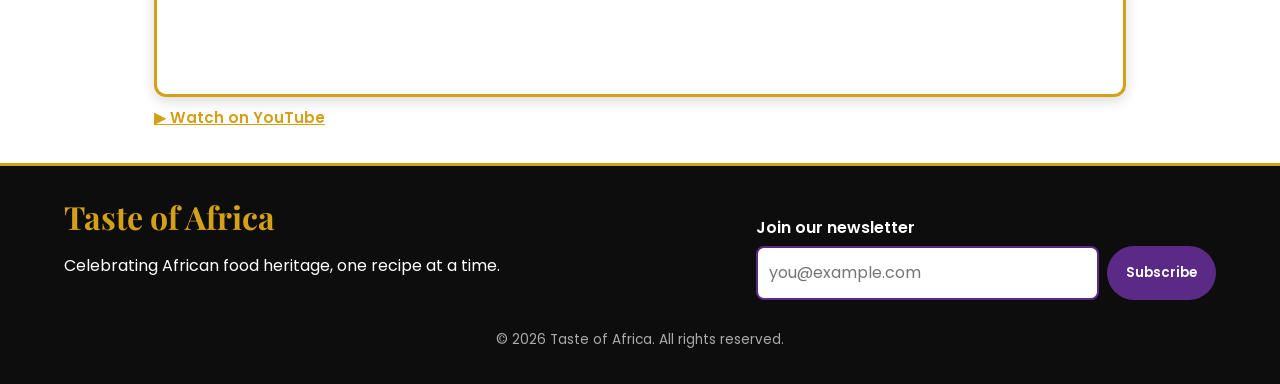
<file: west-africa.html>
<!DOCTYPE html>
<html lang="en">
<head>
<meta charset="UTF-8">
<meta name="viewport" content="width=device-width, initial-scale=1">
<meta name="description" content="Taste of Africa: a celebration of African cuisine.">
<title>West Africa | Taste of Africa</title>
<link rel="preconnect" href="https://fonts.googleapis.com">
<link href="https://fonts.googleapis.com/css2?family=Playfair+Display:wght@700;900&family=Poppins:wght@400;500;600&display=swap" rel="stylesheet">
<link rel="stylesheet" href="styles.css">
</head>
<body>
<header class="site-header">
  <a class="logo" href="index.html">Taste<span>of</span>Africa</a>
  <nav aria-label="Main navigation"><ul><li><a href="index.html">Home</a></li><li><a href="recipes.html">Recipes</a></li><li><a href="west-africa.html" aria-current="page">West</a></li><li><a href="east-africa.html">East</a></li><li><a href="north-africa.html">North</a></li><li><a href="about.html">About</a></li><li><a href="contact.html">Contact</a></li></ul></nav>
  <button id="themeToggle" class="icon-btn" aria-label="Toggle dark and light mode">🌙</button>
</header>
<main>
<section class="wrap"><h1>West Africa</h1><p class="lead">Bold, spicy and communal. West African cooking centres on one-pot dishes, fermented seasonings and pounded starches eaten with soups.</p>
<h2>Staples &amp; flavours</h2><ul><li><mark>Rice</mark>, yam, cassava and plantain</li><li><mark>Palm oil</mark>, peanuts and black-eyed peas</li><li><mark>Scotch bonnet</mark> peppers and dawadawa</li></ul>
<h2>Cooking techniques</h2><p>Slow simmering, pounding (fufu), grilling (suya) and deep frying.</p>
<h2>Example dishes</h2><div class="grid"><article class="card" data-id="jollof-rice" data-region="west-africa">
<figure><img src="images/jollof-rice.jpg.png" alt="Jollof Rice served on a plate" loading="lazy"><figcaption><strong>Jollof Rice</strong> · Nigeria</figcaption></figure>
<p>A smoky, tomato-rich one-pot rice dish served at weddings and parties across West Africa.</p>
<div class="card-actions"><a class="btn" href="jollof-rice.html">View recipe</a><button class="fav" data-id="jollof-rice" aria-pressed="false" aria-label="Favorite Jollof Rice">❤️ Favorite</button></div>
</article></div>
<h2>Watch: food culture</h2><div class="video"><iframe src="https://www.youtube-nocookie.com/embed/L2nth5DmeBU" referrerpolicy="strict-origin-when-cross-origin" title="West Africa food culture" loading="lazy" allowfullscreen></iframe></div><p class="yt-link"><a href="https://www.youtube.com/watch?v=L2nth5DmeBU" target="_blank" rel="noopener">▶ Watch on YouTube</a></p></section>
</main>
<footer class="site-footer">
  <div>
    <h2>Taste of Africa</h2>
    <p>Celebrating African food heritage, one recipe at a time.</p>
  </div>
  <form id="newsletterForm" novalidate>
    <label for="nlEmail">Join our newsletter</label>
    <div class="row"><input type="email" id="nlEmail" placeholder="you@example.com" required><button class="btn" type="submit">Subscribe</button></div>
    <p id="nlMsg" role="status"></p>
  </form>
  <p class="copy">© 2026 Taste of Africa. All rights reserved.</p>
</footer>
<script src="script.js"></script>
</body>
</html>
</file>
<file: styles.css>
/* Taste of Africa - palette: black, purple, gold, white */
:root{--black:#0d0d0d;--purple:#5b2a86;--purple-l:#7b3fb3;--gold:#d4a017;--white:#fff;
--bg:#fff;--text:#1c1c1c;--card:#fff;--alt:#f5effa;--shadow:0 4px 14px rgba(0,0,0,.15)}
[data-theme="dark"]{--bg:#0d0d0d;--text:#f2f2f2;--card:#1a1226;--alt:#150d1f}
*{box-sizing:border-box}
html{font-size:100%}
body{margin:0;font-family:'Poppins',sans-serif;line-height:1.7;background:var(--bg);color:var(--text);transition:background .3s,color .3s}
h1,h2,h3,.logo{font-family:'Playfair Display',serif;line-height:1.2}
h1{font-size:clamp(2rem,5vw,3.2rem);color:var(--purple-l)}
h2{font-size:clamp(1.5rem,3vw,2rem);border-left:5px solid var(--gold);padding-left:.6rem;margin-top:2rem}
a{color:var(--purple-l)}
img{max-width:100%;height:auto;display:block}
mark{background:var(--gold);color:var(--black);padding:0 .3em;border-radius:3px;font-weight:600}
.hidden{display:none!important}
/* header / nav */
.site-header{background:var(--black);display:flex;flex-wrap:wrap;align-items:center;justify-content:space-between;gap:.5rem 1rem;padding:.8rem 5%;position:sticky;top:0;z-index:10;border-bottom:3px solid var(--gold)}
.logo{color:var(--white);font-size:1.5rem;font-weight:900;text-decoration:none}.logo span{color:var(--gold);margin:0 .15em}
nav ul{list-style:none;display:flex;flex-wrap:wrap;gap:.3rem;margin:0;padding:0}
nav a{color:var(--white);text-decoration:none;padding:.4rem .8rem;border-radius:6px;font-weight:500;transition:.2s}
nav a:hover,nav a[aria-current]{background:var(--purple);color:var(--gold);text-decoration:underline}
.icon-btn{background:var(--purple);color:#fff;border:0;border-radius:50%;width:2.2rem;height:2.2rem;cursor:pointer;font-size:1rem}
.icon-btn:hover{background:var(--gold);color:#000}
/* layout */
.wrap{max-width:1100px;margin:0 auto;padding:2rem 5%}.narrow{max-width:650px}
.alt{max-width:none;background:var(--alt)}.alt>*{max-width:1100px;margin-inline:auto}
.grid{display:grid;grid-template-columns:repeat(auto-fit,minmax(240px,1fr));gap:1.5rem}
.grid.three{grid-template-columns:repeat(auto-fit,minmax(260px,1fr))}
.card{background:var(--card);border-radius:14px;box-shadow:var(--shadow);padding:1rem;transition:transform .25s;border-top:4px solid var(--purple)}
.card:hover{transform:translateY(-6px)}
.card figure{margin:0 0 .6rem}.card img,.ph{border-radius:10px;height:180px;width:100%;object-fit:cover}
figcaption{font-size:.9rem;margin-top:.4rem}
.ph{background:linear-gradient(135deg,var(--purple),var(--black));color:var(--gold);display:flex;align-items:center;justify-content:center;text-align:center;padding:1rem;font-weight:600}
.card-actions{display:flex;gap:.5rem;flex-wrap:wrap;align-items:center}
.region-tile{display:block;background:linear-gradient(135deg,var(--purple),var(--black));color:#fff;padding:1.5rem;border-radius:14px;text-decoration:none;box-shadow:var(--shadow);transition:.25s}
.region-tile:hover{transform:scale(1.03);outline:3px solid var(--gold)}.region-tile h3{color:var(--gold);margin:0}
/* hero */
.hero{background:linear-gradient(rgba(13,13,13,.75),rgba(91,42,134,.7)),url('images/hero.png') center/cover,var(--black);color:#fff;display:grid;grid-template-columns:repeat(auto-fit,minmax(300px,1fr));gap:2rem;align-items:center;padding:4rem 5%;min-height:70vh}
.hero h1{color:var(--gold);font-size:clamp(2.5rem,7vw,4.5rem);margin:0}.hero p{font-size:1.2rem}
.video{position:relative;aspect-ratio:16/9;border-radius:12px;overflow:hidden;box-shadow:var(--shadow);border:3px solid var(--gold)}
.video iframe{position:absolute;inset:0;width:100%;height:100%;border:0}
/* buttons / filters */
.btn,.filter,.fav{font-family:inherit;border:0;border-radius:30px;padding:.5rem 1.2rem;cursor:pointer;text-decoration:none;font-weight:600;background:var(--purple);color:#fff;display:inline-block;transition:.2s}
.btn:hover,.filter:hover{background:var(--gold);color:#000}.btn.gold{background:var(--gold);color:#000}.btn.gold:hover{background:#fff}
.filters{display:flex;flex-wrap:wrap;gap:.5rem;margin:1rem 0 1.5rem}
.filter{background:transparent;color:var(--purple-l);border:2px solid var(--purple)}.filter.active{background:var(--purple);color:#fff}
.fav{background:transparent;border:2px solid var(--gold);color:var(--text);filter:grayscale(1)}
.fav.on{filter:none;background:#e11d48;border-color:#e11d48;color:#fff}
/* recipe */
.recipe img{border-radius:14px;max-height:420px;width:100%;object-fit:cover}
.scaler{display:flex;align-items:center;gap:.7rem;margin-bottom:.5rem}
.ingredients li{padding:.2rem 0}.ingredients .q{font-weight:700;color:var(--purple-l)}
details{background:var(--alt);border-radius:10px;padding:1rem}summary{cursor:pointer;font-weight:600;color:var(--purple-l)}
table{border-collapse:collapse;width:100%;box-shadow:var(--shadow)}th{background:var(--purple);color:#fff}th,td{padding:.7rem;text-align:center;border:1px solid var(--gold)}
.mission{font-family:'Playfair Display',serif;font-size:1.4rem;background:var(--alt);border-left:6px solid var(--gold);margin:1rem 0;padding:1.2rem 1.5rem;border-radius:8px}
.lead{font-size:1.15rem}
/* forms */
form label{display:block;font-weight:600;margin:1rem 0 .3rem}
input,select,textarea{width:100%;padding:.7rem;border:2px solid #bbb;border-radius:8px;font:inherit;background:var(--card);color:var(--text)}
input:focus,select:focus,textarea:focus{outline:none;border-color:var(--gold);box-shadow:0 0 0 4px rgba(212,160,23,.35)}
.error{color:#e11d48;font-weight:600;min-height:1.5rem}
.thanks{background:var(--purple);color:#fff;padding:1.5rem;border-radius:12px;font-size:1.2rem;border:3px solid var(--gold)}
/* footer */
.site-footer{background:var(--black);color:#fff;display:flex;flex-wrap:wrap;gap:1.5rem;justify-content:space-between;padding:2rem 5%;border-top:3px solid var(--gold)}
.site-footer h2{color:var(--gold);border:0;padding:0;margin:0}
.site-footer .row{display:flex;gap:.5rem}.site-footer input{border-color:var(--purple)}.site-footer #nlMsg{color:var(--gold);margin:.3rem 0}
.copy{width:100%;text-align:center;font-size:.85rem;color:#aaa;margin:0}
@media(max-width:600px){.site-header{justify-content:center}.hero{padding:2rem 5%}}
@media(prefers-reduced-motion:reduce){*{transition:none!important}}
.fade{animation:fade .6s ease both}@keyframes fade{from{opacity:0;transform:translateY(12px)}}
.yt-link{margin:.5rem 0 0;font-size:.95rem}.yt-link a{color:var(--gold);font-weight:600}
</file>
